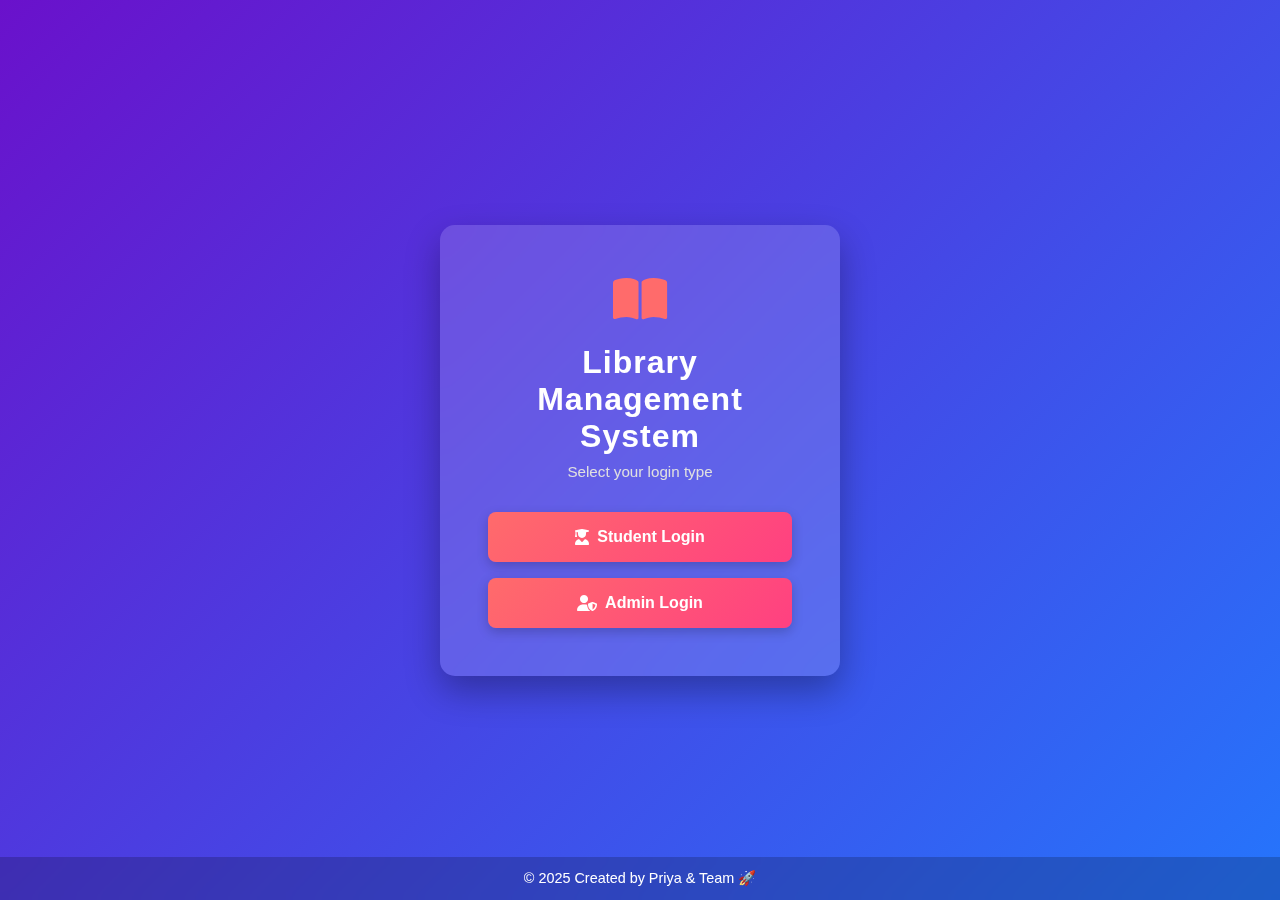
<file: selection.html>
<!DOCTYPE html>
<html lang="en">

<head>
    <meta charset="UTF-8">
    <meta name="viewport" content="width=device-width, initial-scale=1.0">
    <title>Library System - Select User Type</title>
    <link rel="stylesheet" href="https://cdnjs.cloudflare.com/ajax/libs/font-awesome/6.4.0/css/all.min.css">
    <style>
         :root {
            --primary: #6a11cb;
            --secondary: #2575fc;
            --accent: #ff6b6b;
            --light: #f8f9fa;
            --dark: #1e1e2f;
            --gray: #a0a0a0;
        }
        
        * {
            margin: 0;
            padding: 0;
            box-sizing: border-box;
            font-family: 'Poppins', sans-serif;
        }
        
        body {
            display: flex;
            justify-content: center;
            align-items: center;
            min-height: 100vh;
            background: linear-gradient(135deg, var(--primary), var(--secondary));
            overflow: hidden;
        }
        /* Glassmorphism Card */
        
        .selection-container {
            background: rgba(255, 255, 255, 0.15);
            backdrop-filter: blur(12px);
            border-radius: 15px;
            padding: 3rem;
            width: 100%;
            max-width: 400px;
            text-align: center;
            color: white;
            box-shadow: 0 15px 35px rgba(0, 0, 0, 0.3);
            animation: fadeIn 1s ease-in-out;
        }
        
        @keyframes fadeIn {
            from {
                opacity: 0;
                transform: translateY(30px);
            }
            to {
                opacity: 1;
                transform: translateY(0);
            }
        }
        
        .library-icon {
            font-size: 3rem;
            color: var(--accent);
            margin-bottom: 1rem;
            animation: bounce 2s infinite;
        }
        
        @keyframes bounce {
            0%,
            100% {
                transform: translateY(0);
            }
            50% {
                transform: translateY(-8px);
            }
        }
        
        .selection-header h2 {
            font-size: 2rem;
            margin-bottom: 0.5rem;
            color: #fff;
            letter-spacing: 1px;
        }
        
        .selection-header p {
            color: #e0e0e0;
            font-size: 0.95rem;
            margin-bottom: 2rem;
        }
        
        .user-options {
            display: flex;
            flex-direction: column;
            gap: 1rem;
        }
        
        .user-option-btn {
            padding: 1rem;
            border-radius: 8px;
            font-size: 1rem;
            font-weight: bold;
            cursor: pointer;
            transition: all 0.3s ease;
            border: none;
            display: flex;
            align-items: center;
            justify-content: center;
            gap: 0.5rem;
            color: #fff;
            background: linear-gradient(135deg, var(--accent), #ff4081);
            box-shadow: 0 4px 12px rgba(0, 0, 0, 0.2);
        }
        
        .user-option-btn:hover {
            transform: translateY(-2px);
            box-shadow: 0 6px 15px rgba(0, 0, 0, 0.3);
        }
        
        .login-footer {
            position: fixed;
            bottom: 0;
            width: 100%;
            text-align: center;
            padding: 0.8rem;
            color: #fff;
            font-size: 0.9rem;
            background: rgba(0, 0, 0, 0.2);
            backdrop-filter: blur(8px);
        }
    </style>
</head>

<body>
    <div class="selection-container">
        <div class="selection-header">
            <div class="library-icon">
                <i class="fas fa-book-open"></i>
            </div>
            <h2>Library Management System</h2>
            <p>Select your login type</p>
        </div>
        <div class="user-options">
            <button class="user-option-btn" id="studentBtn">
        <i class="fas fa-user-graduate"></i> Student Login
      </button>
            <button class="user-option-btn" id="adminBtn">
        <i class="fas fa-user-shield"></i> Admin Login
      </button>
        </div>
    </div>
    <footer class="login-footer">
        © 2025 Created by Priya & Team 🚀
    </footer>

    <script>
        document.addEventListener('DOMContentLoaded', function() {
            document.getElementById('studentBtn').addEventListener('click', function() {
                window.location.href = "/student_login"; // Flask route
            });

            document.getElementById('adminBtn').addEventListener('click', function() {
                window.location.href = "/login"; // Flask route
            });
        });
    </script>
</body>

</html>
</file>
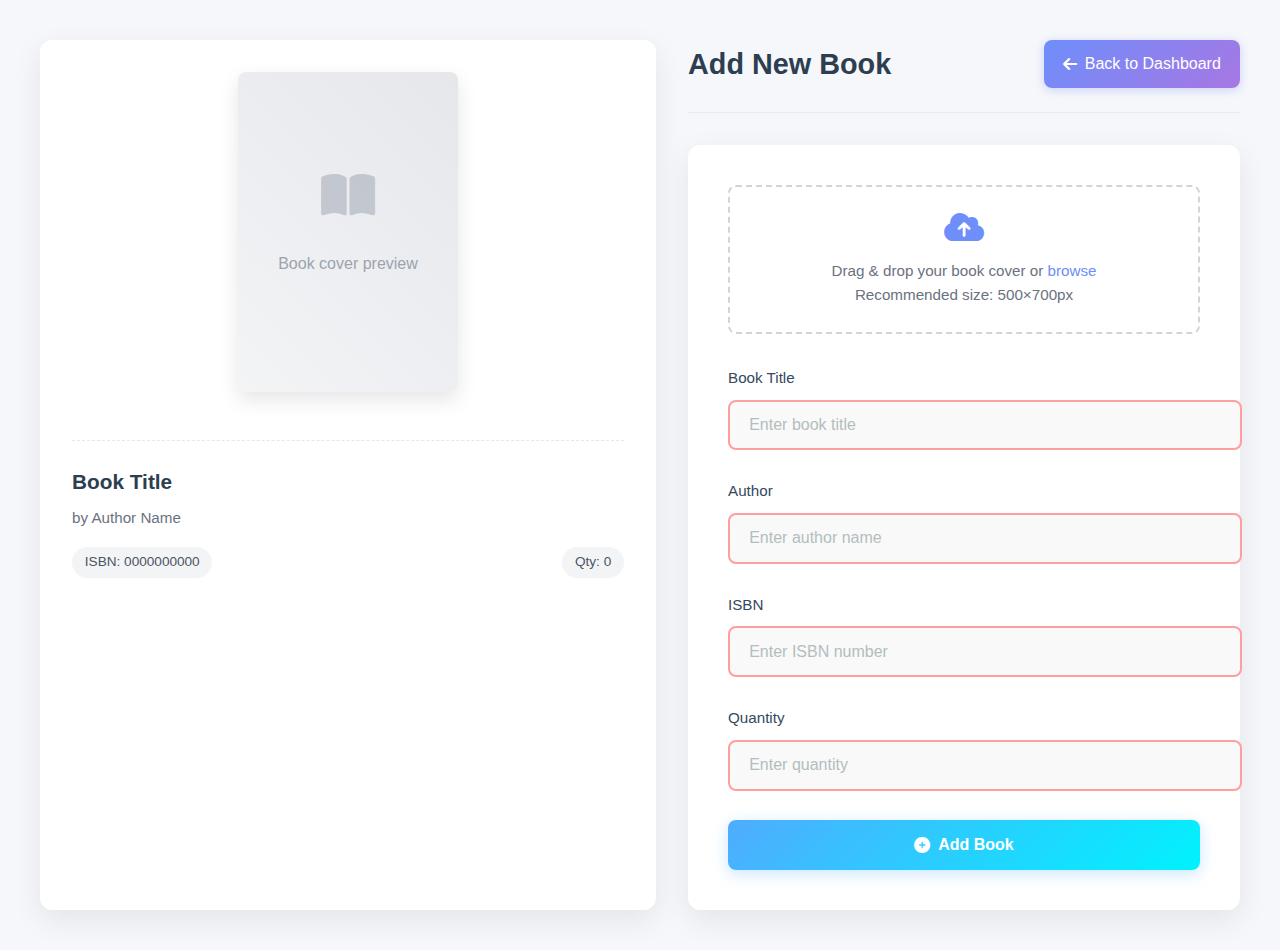
<file: frontend/add_book.html>
<!DOCTYPE html>
<html lang="en">
<head>
  <meta charset="UTF-8">
  <meta name="viewport" content="width=device-width, initial-scale=1.0">
  <title>Add Book</title>
  <link rel="stylesheet" href="https://cdnjs.cloudflare.com/ajax/libs/font-awesome/6.4.0/css/all.min.css">
  <style>
    /* Main Container Styles */
    body {
      background-color: #f5f7fa;
      font-family: 'Segoe UI', Tahoma, Geneva, Verdana, sans-serif;
      color: #333;
      line-height: 1.6;
    }

    .container {
      max-width: 1200px;
      margin: 0 auto;
      padding: 2rem;
      display: flex;
      flex-wrap: wrap;
      gap: 2rem;
    }

    /* Left Side - Book Display */
    .book-display {
      flex: 1;
      min-width: 300px;
      background: white;
      border-radius: 12px;
      padding: 2rem;
      box-shadow: 0 10px 30px rgba(0, 0, 0, 0.08);
      display: flex;
      flex-direction: column;
      align-items: center;
      position: relative;
      overflow: hidden;
    }

    .book-cover {
      width: 220px;
      height: 320px;
      background: linear-gradient(45deg, #f3f4f6, #e5e7eb);
      border-radius: 8px;
      margin-bottom: 1.5rem;
      box-shadow: 0 8px 20px rgba(0, 0, 0, 0.1);
      display: flex;
      justify-content: center;
      align-items: center;
      position: relative;
      overflow: hidden;
    }

    .book-cover img {
      max-width: 100%;
      max-height: 100%;
      object-fit: contain;
      transition: transform 0.3s ease;
    }

    .book-cover:hover img {
      transform: scale(1.05);
    }

    .book-cover-placeholder {
      text-align: center;
      color: #9ca3af;
      padding: 1rem;
    }

    .book-cover-placeholder i {
      font-size: 3rem;
      margin-bottom: 1rem;
      opacity: 0.5;
    }

    .book-details-preview {
      width: 100%;
      margin-top: 1.5rem;
      padding-top: 1.5rem;
      border-top: 1px dashed #e5e7eb;
    }

    .book-details-preview h3 {
      margin: 0 0 0.5rem 0;
      color: #2c3e50;
      font-size: 1.3rem;
    }

    .book-details-preview p {
      margin: 0.3rem 0;
      color: #6b7280;
      font-size: 0.95rem;
    }

    .book-meta {
      display: flex;
      justify-content: space-between;
      margin-top: 1rem;
    }

    .book-meta span {
      background: #f3f4f6;
      padding: 0.3rem 0.8rem;
      border-radius: 20px;
      font-size: 0.85rem;
      color: #4b5563;
    }

    /* Right Side - Form Section */
    .form-section {
      flex: 1;
      min-width: 300px;
    }

    /* Form Header Styles */
    .form-header {
      display: flex;
      justify-content: space-between;
      align-items: center;
      margin-bottom: 2rem;
      padding-bottom: 1.5rem;
      border-bottom: 1px solid #eaeaea;
    }

    .form-header h2 {
      font-size: 1.8rem;
      color: #2c3e50;
      margin: 0;
      font-weight: 600;
    }

    .back-button {
      display: flex;
      align-items: center;
      gap: 0.5rem;
      padding: 0.7rem 1.2rem;
      background: linear-gradient(135deg, #6e8efb, #a777e3);
      color: white;
      border-radius: 8px;
      text-decoration: none;
      font-weight: 500;
      transition: all 0.3s ease;
      box-shadow: 0 2px 10px rgba(106, 126, 251, 0.3);
    }

    .back-button:hover {
      transform: translateY(-2px);
      box-shadow: 0 4px 15px rgba(106, 126, 251, 0.4);
    }

    /* Book Form Styles */
    .book-form {
      background: white;
      padding: 2.5rem;
      border-radius: 12px;
      box-shadow: 0 10px 30px rgba(0, 0, 0, 0.08);
    }

    .form-group {
      margin-bottom: 1.8rem;
      position: relative;
    }

    .form-group label {
      display: block;
      margin-bottom: 0.6rem;
      font-weight: 500;
      color: #34495e;
      font-size: 0.95rem;
    }

    .form-group input {
      width: 100%;
      padding: 0.9rem 1.2rem;
      border: 2px solid #e0e0e0;
      border-radius: 8px;
      font-size: 1rem;
      transition: all 0.3s;
      background-color: #f9f9f9;
    }

    .form-group input:focus {
      outline: none;
      border-color: #6e8efb;
      background-color: white;
      box-shadow: 0 0 0 3px rgba(110, 142, 251, 0.2);
    }

    .form-group input::placeholder {
      color: #95a5a6;
      opacity: 0.7;
    }

    /* Cover Upload Styles */
    .cover-upload {
      margin-bottom: 2rem;
    }

    .cover-upload-label {
      display: block;
      padding: 1.5rem;
      border: 2px dashed #d1d5db;
      border-radius: 8px;
      text-align: center;
      cursor: pointer;
      transition: all 0.3s;
    }

    .cover-upload-label:hover {
      border-color: #6e8efb;
      background-color: #f8fafc;
    }

    .cover-upload-label i {
      font-size: 2rem;
      color: #6e8efb;
      margin-bottom: 1rem;
    }

    .cover-upload-label p {
      margin: 0;
      color: #6b7280;
    }

    .cover-upload-label span {
      color: #6e8efb;
      font-weight: 500;
    }

    #coverInput {
      display: none;
    }

    /* Submit Button Styles */
    .submit-button {
      width: 100%;
      padding: 1rem;
      background: linear-gradient(135deg, #4facfe, #00f2fe);
      color: white;
      border: none;
      border-radius: 8px;
      font-size: 1rem;
      font-weight: 600;
      cursor: pointer;
      transition: all 0.3s;
      margin-top: 1rem;
      box-shadow: 0 4px 15px rgba(79, 172, 254, 0.3);
      display: flex;
      align-items: center;
      justify-content: center;
      gap: 0.5rem;
    }

    .submit-button:hover {
      transform: translateY(-2px);
      box-shadow: 0 6px 20px rgba(79, 172, 254, 0.4);
      background: linear-gradient(135deg, #3ea2f8, #00e0f8);
    }

    /* Form Validation Styles */
    input:invalid {
      border-color: #ff9e9e;
    }

    input:valid {
      border-color: #a0e7a0;
    }

    /* Animation Keyframes */
    @keyframes slideIn {
      from { transform: translateX(100%); opacity: 0; }
      to { transform: translateX(0); opacity: 1; }
    }

    @keyframes fadeOut {
      from { opacity: 1; }
      to { opacity: 0; }
    }

    /* Responsive Adjustments */
    @media (max-width: 768px) {
      .container {
        padding: 1.5rem;
        flex-direction: column;
      }

      .form-header {
        flex-direction: column;
        align-items: flex-start;
        gap: 1rem;
      }

      .book-form {
        padding: 1.5rem;
      }

      .form-group input {
        padding: 0.8rem 1rem;
      }
    }

    @media (max-width: 480px) {
      .back-button {
        width: 100%;
        justify-content: center;
      }
      
      .book-cover {
        width: 180px;
        height: 260px;
      }
    }
  </style>
</head>
<body>
  <div class="container">
    <!-- Left Side - Book Display -->
    <div class="book-display">
      <div class="book-cover" id="bookCover">
        <div class="book-cover-placeholder">
          <i class="fas fa-book-open"></i>
          <p>Book cover preview</p>
        </div>
      </div>
      
      <div class="book-details-preview" id="bookPreview">
        <h3>Book Title</h3>
        <p>by Author Name</p>
        <div class="book-meta">
          <span>ISBN: 0000000000</span>
          <span>Qty: 0</span>
        </div>
      </div>
    </div>
    
    <!-- Right Side - Form Section -->
    <div class="form-section">
      <div class="form-header">
        <h2>Add New Book</h2>
        <a href="dashboard.html" class="back-button">
          <i class="fas fa-arrow-left"></i> Back to Dashboard
        </a>
      </div>
      
      <form id="bookForm" class="book-form">
        <div class="form-group cover-upload">
          <label for="coverInput" class="cover-upload-label">
            <i class="fas fa-cloud-upload-alt"></i>
            <p>Drag & drop your book cover or <span>browse</span></p>
            <p>Recommended size: 500×700px</p>
          </label>
          <input type="file" id="coverInput" accept="image/*">
        </div>
        
        <div class="form-group">
          <label for="title">Book Title</label>
          <input type="text" id="title" placeholder="Enter book title" required>
        </div>
        
        <div class="form-group">
          <label for="author">Author</label>
          <input type="text" id="author" placeholder="Enter author name" required>
        </div>
        
        <div class="form-group">
          <label for="isbn">ISBN</label>
          <input type="text" id="isbn" placeholder="Enter ISBN number" required>
        </div>
        
        <div class="form-group">
          <label for="quantity">Quantity</label>
          <input type="number" id="quantity" placeholder="Enter quantity" min="1" required>
        </div>
        
        <button type="submit" class="submit-button">
          <i class="fas fa-plus-circle"></i> Add Book
        </button>
      </form>
    </div>
  </div>

  <script>
    // Book cover upload preview
    document.getElementById('coverInput').addEventListener('change', function(e) {
      const file = e.target.files[0];
      if (file) {
        const reader = new FileReader();
        reader.onload = function(event) {
          const bookCover = document.getElementById('bookCover');
          bookCover.innerHTML = `<img src="${event.target.result}" alt="Book Cover">`;
        };
        reader.readAsDataURL(file);
      }
    });

    // Real-time form preview
    const formInputs = ['title', 'author', 'isbn', 'quantity'];
    formInputs.forEach(id => {
      document.getElementById(id).addEventListener('input', updatePreview);
    });

    function updatePreview() {
      const title = document.getElementById('title').value || 'Book Title';
      const author = document.getElementById('author').value || 'Author Name';
      const isbn = document.getElementById('isbn').value || '0000000000';
      const quantity = document.getElementById('quantity').value || '0';
      
      const preview = document.getElementById('bookPreview');
      preview.innerHTML = `
        <h3>${title}</h3>
        <p>by ${author}</p>
        <div class="book-meta">
          <span>ISBN: ${isbn}</span>
          <span>Qty: ${quantity}</span>
        </div>
      `;
    }

    // Form submission
    document.getElementById('bookForm').addEventListener('submit', function(e) {
      

  e.preventDefault();
  const coverImg = document.getElementById('bookCover').querySelector('img')?.src || null;
  const payload = {
    title: document.getElementById('title').value,
    author: document.getElementById('author').value,
    isbn: document.getElementById('isbn').value,
    quantity: parseInt(document.getElementById('quantity').value) || 0,
    available: parseInt(document.getElementById('quantity').value) || 0,
    cover: coverImg
  };
  try {
    const data = await apiFetch('/books', {
      method: 'POST',
      headers: { 'Content-Type': 'application/json' },
      body: JSON.stringify(payload)
    });
    const successMsg = document.createElement('div');
    successMsg.className = 'success-message';
    successMsg.innerHTML = `Book added successfully (id: ${data.id})`;
    document.body.appendChild(successMsg);
    setTimeout(() => successMsg.remove(), 3000);
    this.reset();
    document.getElementById('bookCover').innerHTML = `
      <div class="book-cover-placeholder">
        <i class="fas fa-book-open"></i>
        <p>Book cover preview</p>
      </div>
    `;
    updatePreview && updatePreview();
  } catch (err) {
    console.error(err);
    alert('Error adding book: ' + err.message);
  }

});

    // Drag and drop for cover image
    const coverUpload = document.querySelector('.cover-upload-label');
    
    ['dragenter', 'dragover', 'dragleave', 'drop'].forEach(eventName => {
      coverUpload.addEventListener(eventName, preventDefaults, false);
    });

    function preventDefaults(e) {
      e.preventDefault();
      e.stopPropagation();
    }

    ['dragenter', 'dragover'].forEach(eventName => {
      coverUpload.addEventListener(eventName, highlight, false);
    });

    ['dragleave', 'drop'].forEach(eventName => {
      coverUpload.addEventListener(eventName, unhighlight, false);
    });

    function highlight() {
      coverUpload.style.borderColor = '#6e8efb';
      coverUpload.style.backgroundColor = '#f0f4ff';
    }

    function unhighlight() {
      coverUpload.style.borderColor = '#d1d5db';
      coverUpload.style.backgroundColor = 'transparent';
    }

    coverUpload.addEventListener('drop', handleDrop, false);

    function handleDrop(e) {
      const dt = e.dataTransfer;
      const files = dt.files;
      document.getElementById('coverInput').files = files;
      
      // Trigger the change event
      const event = new Event('change');
      document.getElementById('coverInput').dispatchEvent(event);
    }
  </script>
</body>
</html>
</file>
